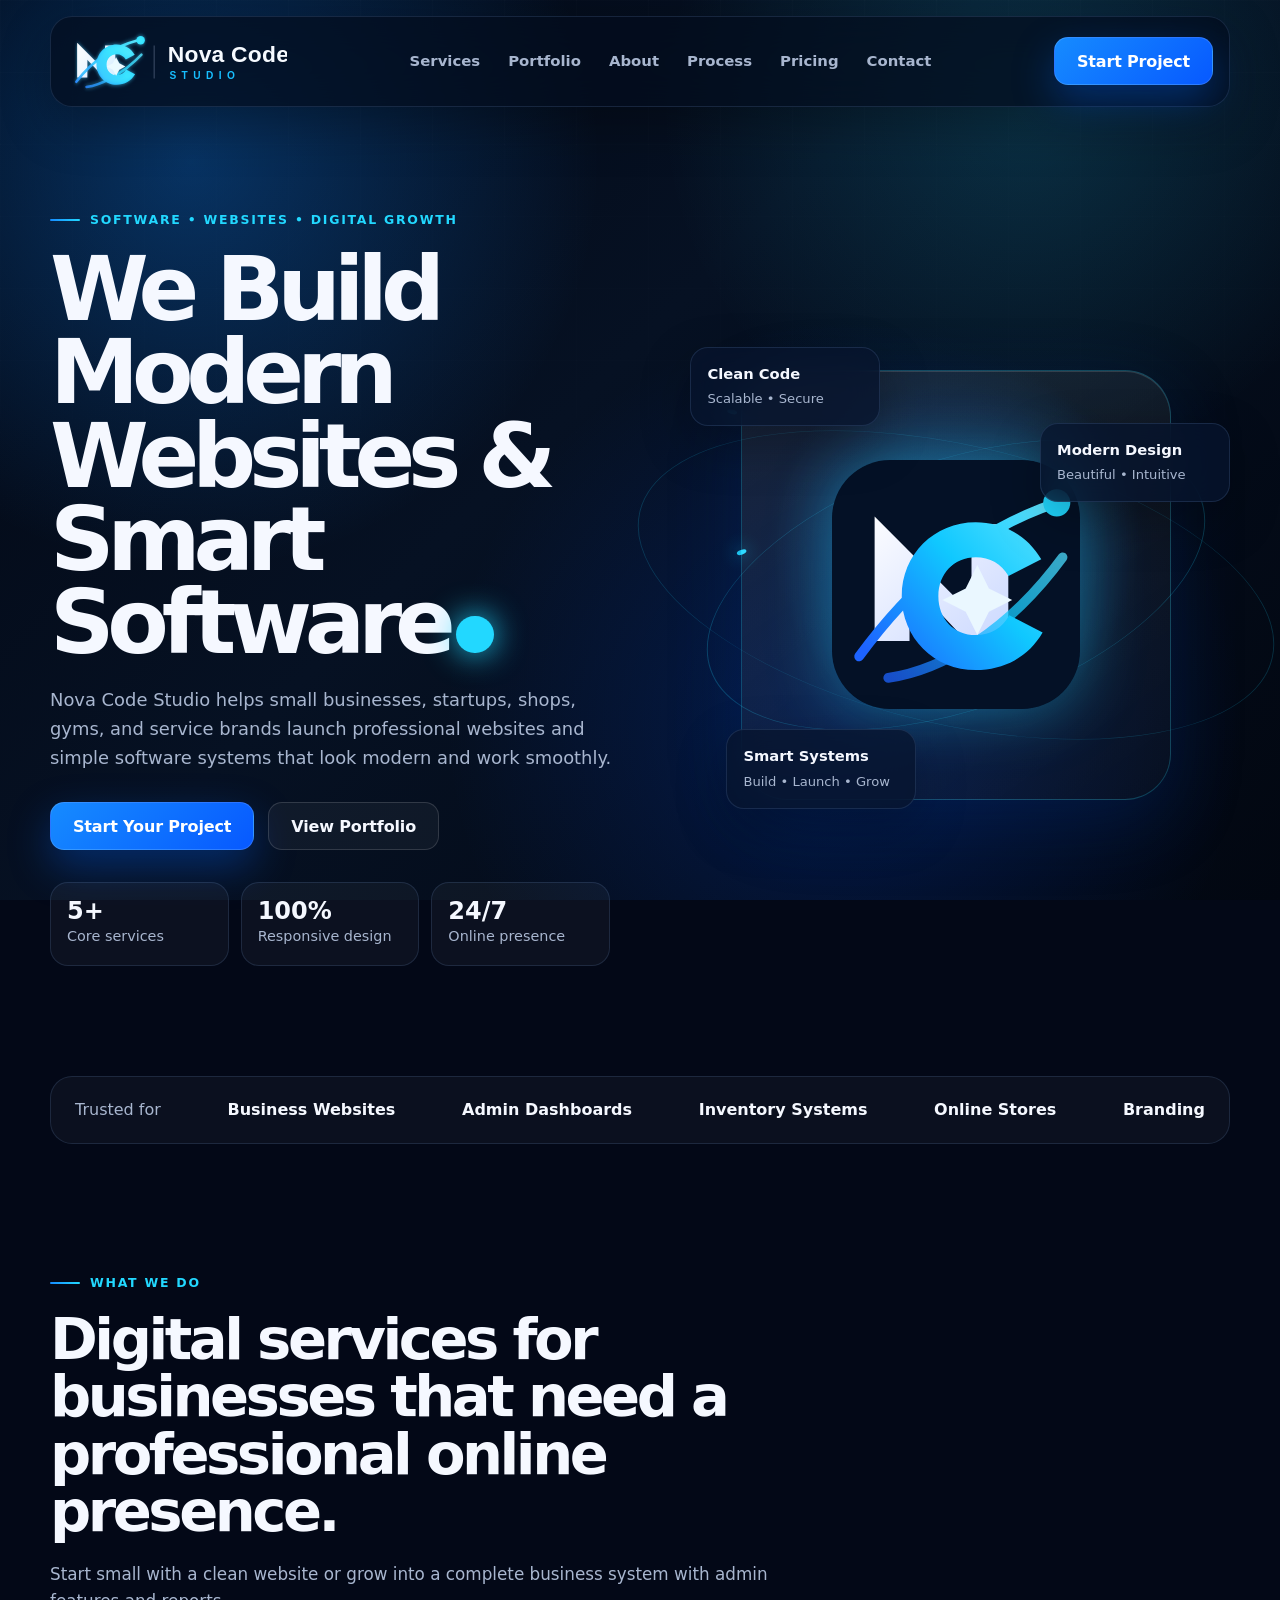
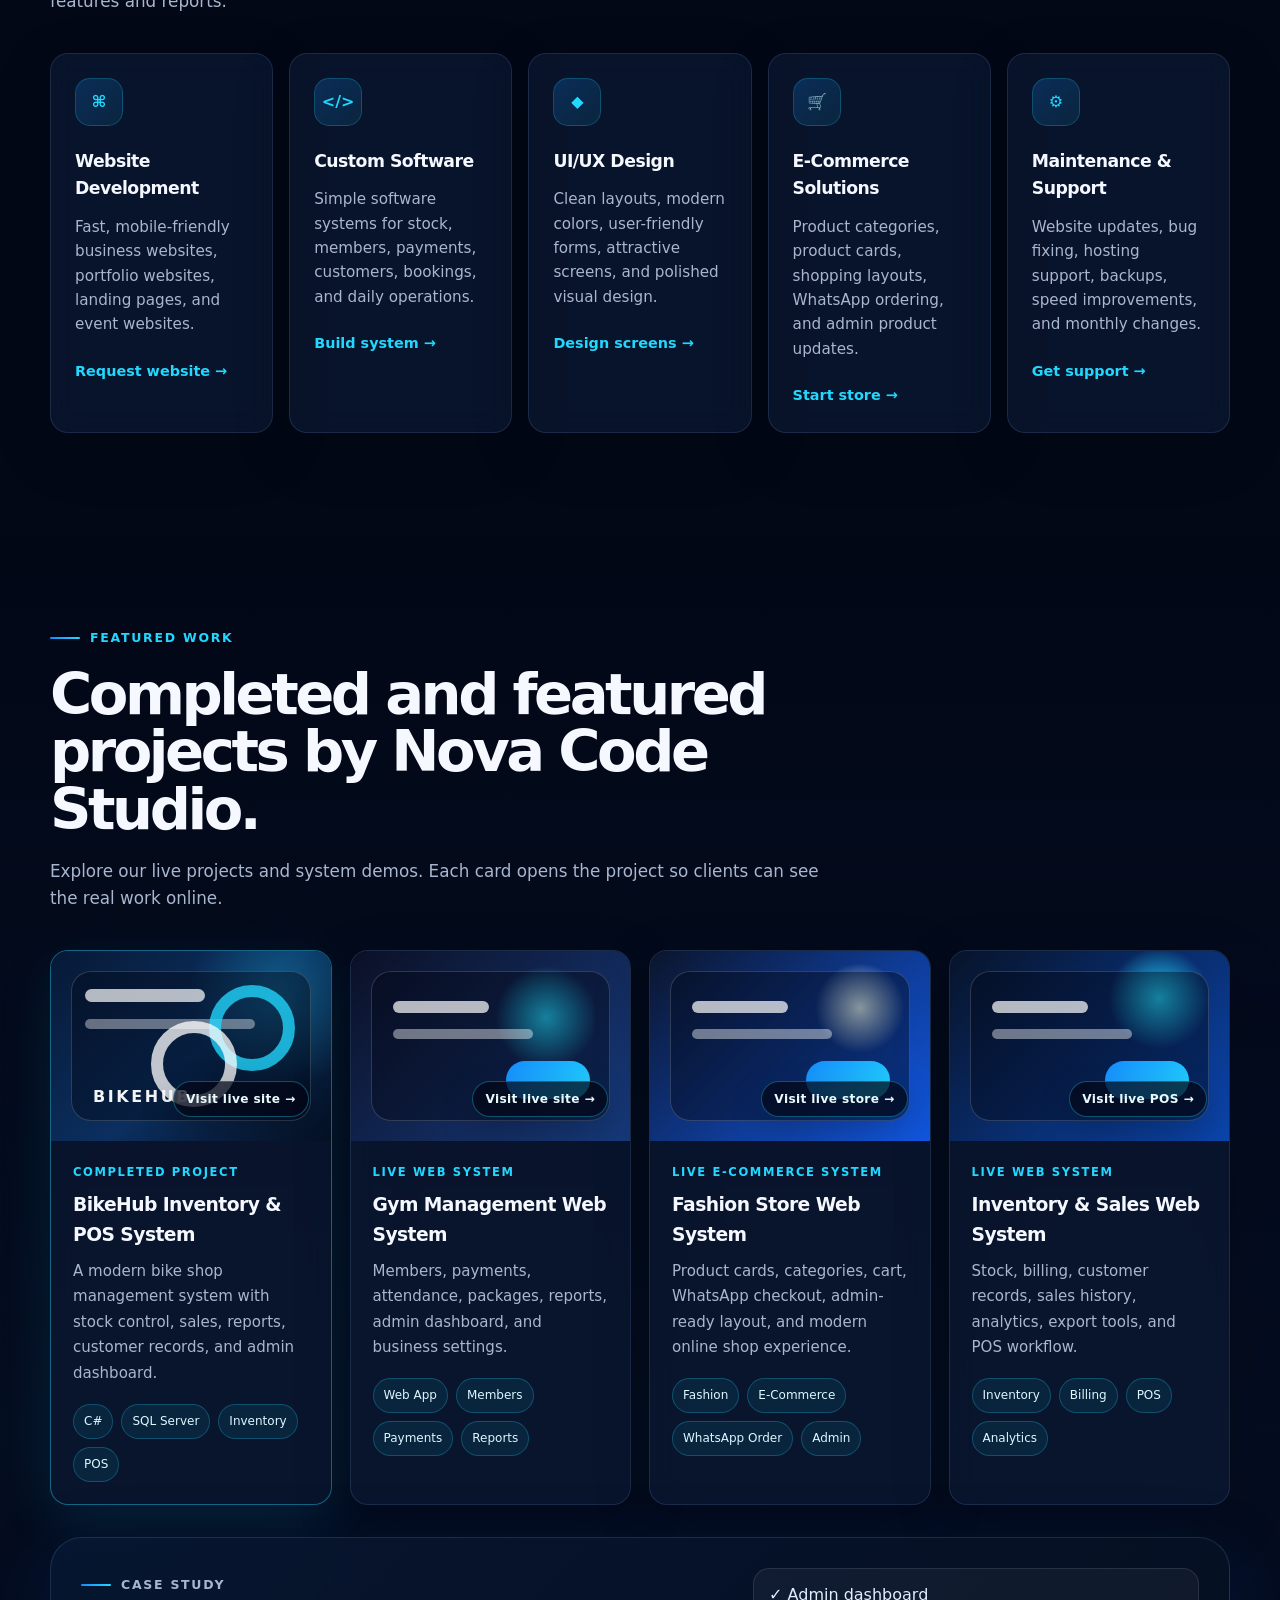
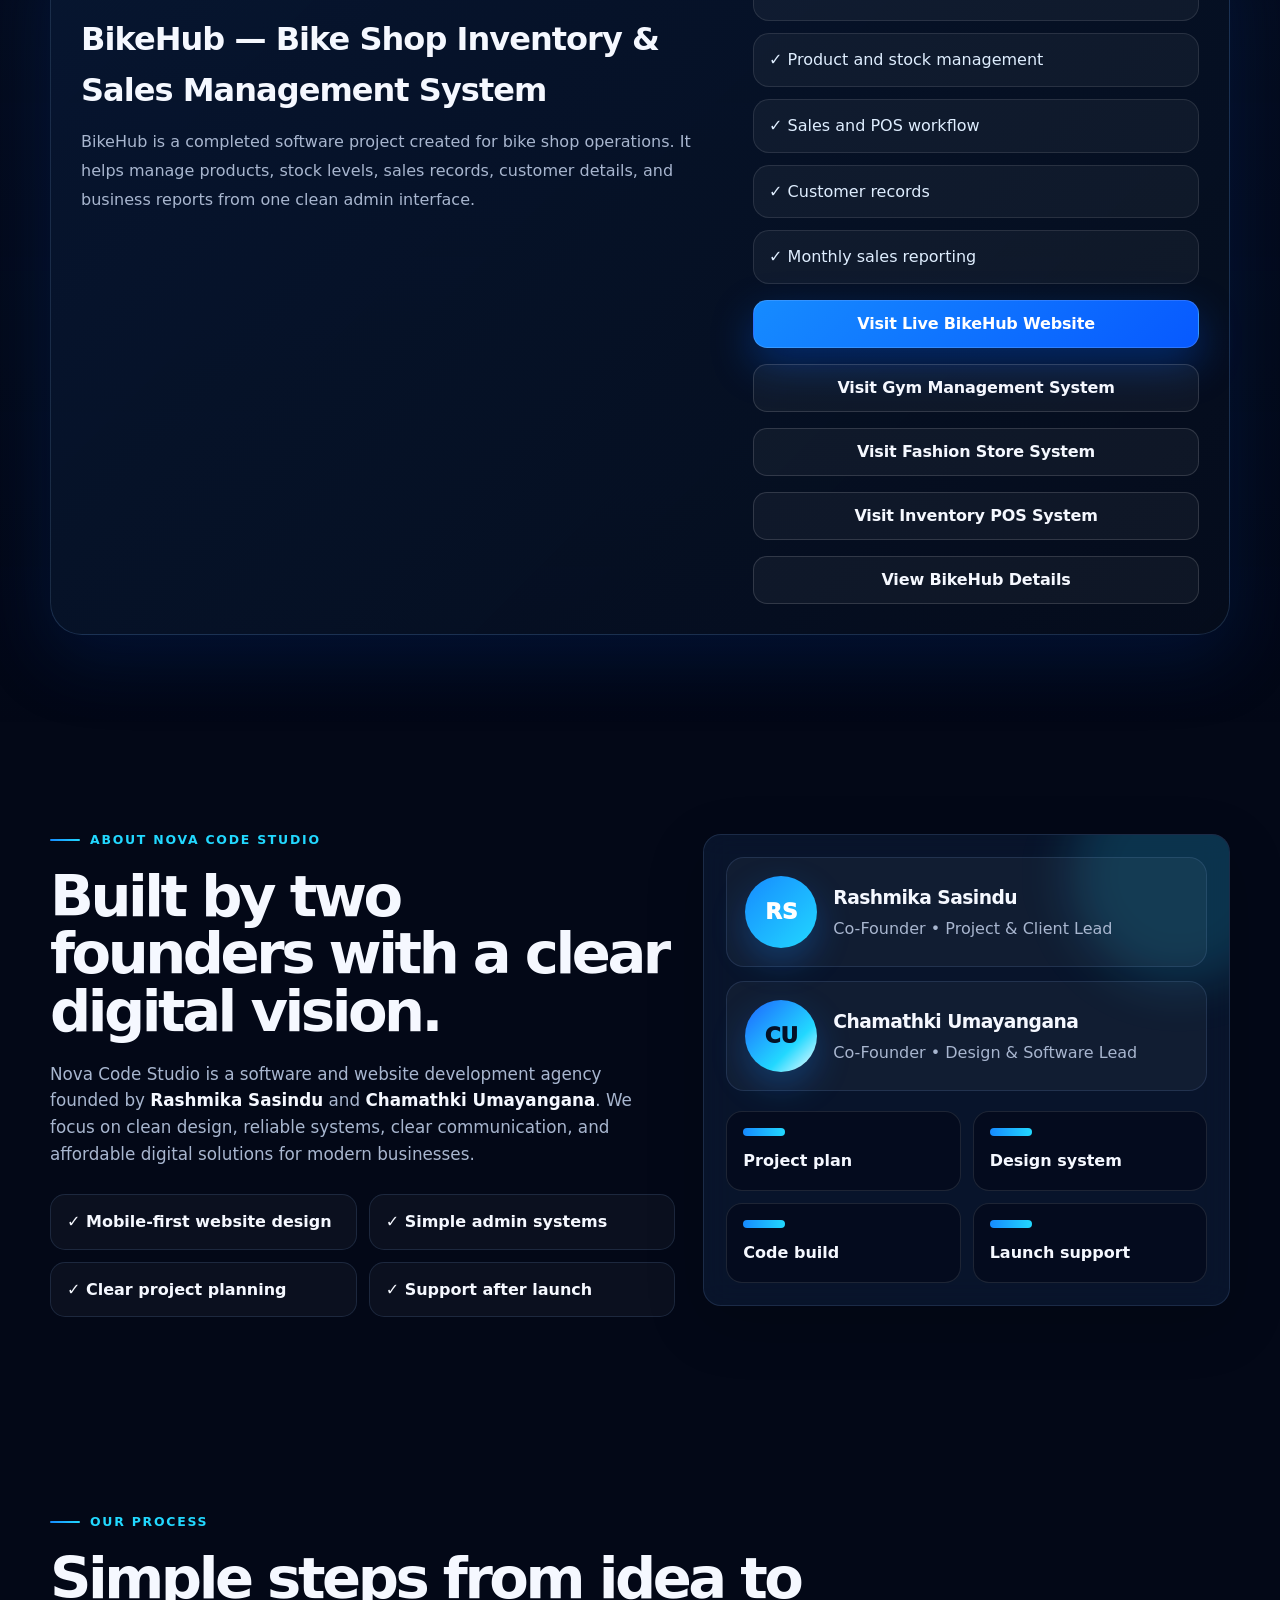
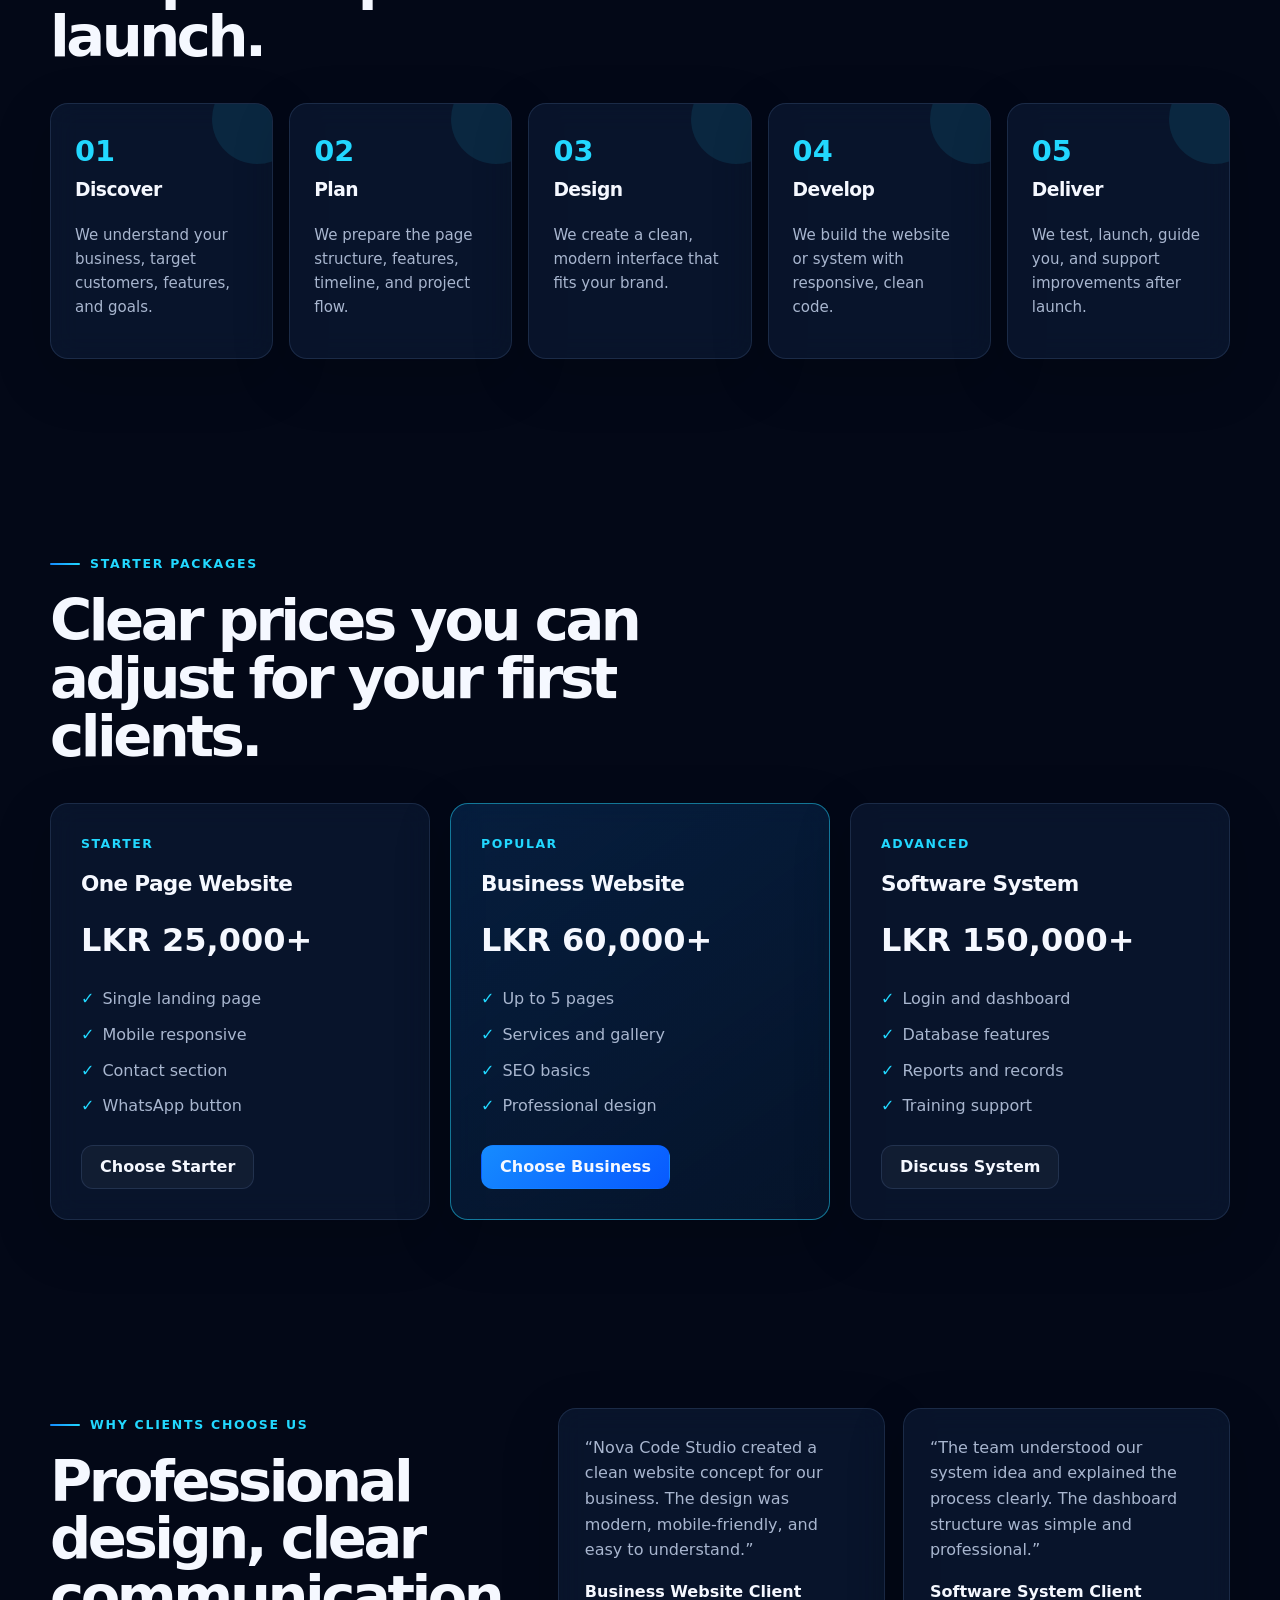
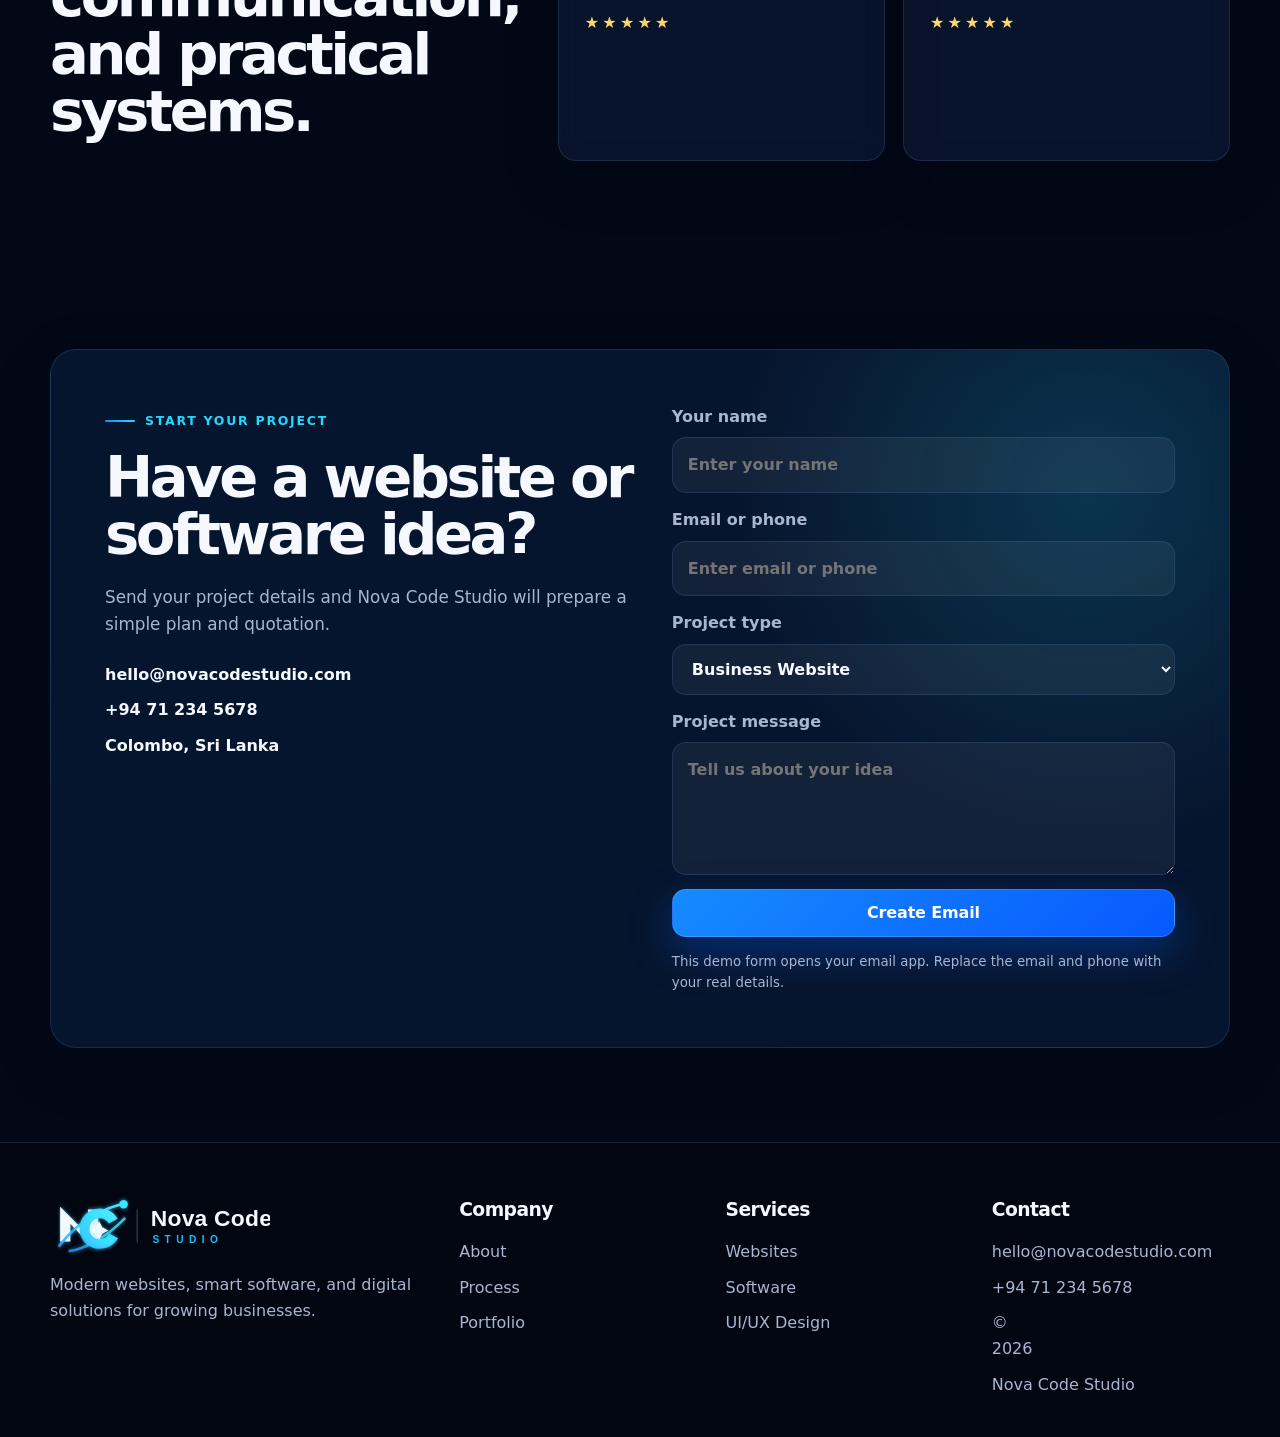
<file: index.html>
<!DOCTYPE html>
<html lang="en">
<head>
  <meta charset="UTF-8" />
  <meta name="viewport" content="width=device-width, initial-scale=1.0" />
  <title>Nova Code Studio | Websites & Smart Software</title>
  <meta name="description" content="Nova Code Studio builds modern websites, custom software, UI/UX designs, e-commerce solutions, and digital systems for growing businesses." />
  <meta name="theme-color" content="#06152c" />
  <link rel="icon" href="favicon.svg" type="image/svg+xml" />
  <link rel="stylesheet" href="styles.css" />
</head>
<body>
  <div class="site-bg" aria-hidden="true"></div>

  <header class="header" id="home">
    <nav class="nav container" aria-label="Main navigation">
      <a class="brand" href="#home" aria-label="Nova Code Studio home">
        <img src="assets/nova-code-logo.svg" alt="Nova Code Studio logo" />
      </a>

      <button class="nav-toggle" type="button" aria-label="Open menu" aria-expanded="false">
        <span></span><span></span><span></span>
      </button>

      <div class="nav-menu" id="navMenu">
        <a href="#services">Services</a>
        <a href="#portfolio">Portfolio</a>
        <a href="#about">About</a>
        <a href="#process">Process</a>
        <a href="#pricing">Pricing</a>
        <a href="#contact">Contact</a>
      </div>

      <a class="nav-button" href="#contact">Start Project</a>
    </nav>

    <section class="hero container">
      <div class="hero-content reveal">
        <p class="eyebrow"><span></span> Software • Websites • Digital Growth</p>
        <h1>We Build Modern Websites & Smart Software</h1>
        <p class="hero-lead">
          Nova Code Studio helps small businesses, startups, shops, gyms, and service brands launch professional websites and simple software systems that look modern and work smoothly.
        </p>

        <div class="hero-actions">
          <a class="btn primary" href="#contact">Start Your Project</a>
          <a class="btn secondary" href="#portfolio">View Portfolio</a>
        </div>

        <div class="hero-stats" aria-label="Company highlights">
          <div><strong>5+</strong><span>Core services</span></div>
          <div><strong>100%</strong><span>Responsive design</span></div>
          <div><strong>24/7</strong><span>Online presence</span></div>
        </div>
      </div>

      <div class="hero-visual reveal" aria-label="Nova Code Studio visual brand graphic">
        <div class="orbit orbit-one"></div>
        <div class="orbit orbit-two"></div>
        <div class="hero-logo-card">
          <img src="assets/nova-code-icon.svg" alt="Nova Code Studio NC icon" />
        </div>
        <div class="floating-note note-one">
          <strong>Clean Code</strong>
          <span>Scalable • Secure</span>
        </div>
        <div class="floating-note note-two">
          <strong>Modern Design</strong>
          <span>Beautiful • Intuitive</span>
        </div>
        <div class="floating-note note-three">
          <strong>Smart Systems</strong>
          <span>Build • Launch • Grow</span>
        </div>
      </div>
    </section>
  </header>

  <main>
    <section class="section trusted-section">
      <div class="container trusted-row reveal">
        <span>Trusted for</span>
        <strong>Business Websites</strong>
        <strong>Admin Dashboards</strong>
        <strong>Inventory Systems</strong>
        <strong>Online Stores</strong>
        <strong>Branding</strong>
      </div>
    </section>

    <section class="section" id="services">
      <div class="container">
        <div class="section-heading reveal">
          <p class="eyebrow"><span></span> What we do</p>
          <h2>Digital services for businesses that need a professional online presence.</h2>
          <p>Start small with a clean website or grow into a complete business system with admin features and reports.</p>
        </div>

        <div class="service-grid">
          <article class="service-card reveal">
            <div class="service-icon">⌘</div>
            <h3>Website Development</h3>
            <p>Fast, mobile-friendly business websites, portfolio websites, landing pages, and event websites.</p>
            <a href="#contact">Request website →</a>
          </article>
          <article class="service-card reveal">
            <div class="service-icon">&lt;/&gt;</div>
            <h3>Custom Software</h3>
            <p>Simple software systems for stock, members, payments, customers, bookings, and daily operations.</p>
            <a href="#contact">Build system →</a>
          </article>
          <article class="service-card reveal">
            <div class="service-icon">◆</div>
            <h3>UI/UX Design</h3>
            <p>Clean layouts, modern colors, user-friendly forms, attractive screens, and polished visual design.</p>
            <a href="#contact">Design screens →</a>
          </article>
          <article class="service-card reveal">
            <div class="service-icon">🛒</div>
            <h3>E-Commerce Solutions</h3>
            <p>Product categories, product cards, shopping layouts, WhatsApp ordering, and admin product updates.</p>
            <a href="#contact">Start store →</a>
          </article>
          <article class="service-card reveal">
            <div class="service-icon">⚙</div>
            <h3>Maintenance & Support</h3>
            <p>Website updates, bug fixing, hosting support, backups, speed improvements, and monthly changes.</p>
            <a href="#contact">Get support →</a>
          </article>
        </div>
      </div>
    </section>

    <section class="section split-section" id="portfolio">
      <div class="container">
        <div class="section-heading reveal">
          <p class="eyebrow"><span></span> Featured work</p>
          <h2>Completed and featured projects by Nova Code Studio.</h2>
          <p>Explore our live projects and system demos. Each card opens the project so clients can see the real work online.</p>
        </div>

        <div class="portfolio-grid">
          <a class="project-card featured-project project-link reveal" href="http://bikehubmotors.lk/" target="_blank" rel="noopener noreferrer" aria-label="Visit the live BikeHub Motors website">
            <div class="project-preview bikehub">
              <span></span><span></span><span></span><span></span>
              <strong class="project-explore-badge">Visit live site →</strong>
            </div>
            <div class="project-body">
              <p>Completed Project</p>
              <h3>BikeHub Inventory & POS System</h3>
              <span>A modern bike shop management system with stock control, sales, reports, customer records, and admin dashboard.</span>
              <div class="project-tags">
                <small>C#</small>
                <small>SQL Server</small>
                <small>Inventory</small>
                <small>POS</small>
              </div>
            </div>
          </a>

          <a class="project-card project-link reveal" href="https://rashmikasasindu220-dev.github.io/Gym-Management-Web-System./" target="_blank" rel="noopener noreferrer" aria-label="Visit the live Gym Management Web System">
            <div class="project-preview gym">
              <span></span><span></span><span></span>
              <strong class="project-explore-badge">Visit live site →</strong>
            </div>
            <div class="project-body">
              <p>Live Web System</p>
              <h3>Gym Management Web System</h3>
              <span>Members, payments, attendance, packages, reports, admin dashboard, and business settings.</span>
              <div class="project-tags">
                <small>Web App</small>
                <small>Members</small>
                <small>Payments</small>
                <small>Reports</small>
              </div>
            </div>
          </a>

          <a class="project-card project-link reveal" href="https://rashmikasasindu220-dev.github.io/fashion-store-web-system/" target="_blank" rel="noopener noreferrer" aria-label="Visit the live Fashion Store Web System">
            <div class="project-preview shop">
              <span></span><span></span><span></span>
              <strong class="project-explore-badge">Visit live store →</strong>
            </div>
            <div class="project-body">
              <p>Live E-Commerce System</p>
              <h3>Fashion Store Web System</h3>
              <span>Product cards, categories, cart, WhatsApp checkout, admin-ready layout, and modern online shop experience.</span>
              <div class="project-tags">
                <small>Fashion</small>
                <small>E-Commerce</small>
                <small>WhatsApp Order</small>
                <small>Admin</small>
              </div>
            </div>
          </a>

          <a class="project-card project-link reveal" href="https://rashmikasasindu220-dev.github.io/Inventory-Sales-Web-System./#pos" target="_blank" rel="noopener noreferrer" aria-label="Visit the live Inventory and Sales Web System POS page">
            <div class="project-preview pos">
              <span></span><span></span><span></span>
              <strong class="project-explore-badge">Visit live POS →</strong>
            </div>
            <div class="project-body">
              <p>Live Web System</p>
              <h3>Inventory & Sales Web System</h3>
              <span>Stock, billing, customer records, sales history, analytics, export tools, and POS workflow.</span>
              <div class="project-tags">
                <small>Inventory</small>
                <small>Billing</small>
                <small>POS</small>
                <small>Analytics</small>
              </div>
            </div>
          </a>
        </div>

        <div class="case-study-card reveal">
          <div>
            <p class="eyebrow"><span></span> Case study</p>
            <h3>BikeHub — Bike Shop Inventory & Sales Management System</h3>
            <p>
              BikeHub is a completed software project created for bike shop operations. It helps manage products, stock levels, sales records, customer details, and business reports from one clean admin interface.
            </p>
          </div>
          <div class="case-study-list">
            <span>✓ Admin dashboard</span>
            <span>✓ Product and stock management</span>
            <span>✓ Sales and POS workflow</span>
            <span>✓ Customer records</span>
            <span>✓ Monthly sales reporting</span>
            <a class="btn primary case-study-button" href="http://bikehubmotors.lk/" target="_blank" rel="noopener noreferrer">Visit Live BikeHub Website</a>
            <a class="btn secondary case-study-button" href="https://rashmikasasindu220-dev.github.io/Gym-Management-Web-System./" target="_blank" rel="noopener noreferrer">Visit Gym Management System</a>
            <a class="btn secondary case-study-button" href="https://rashmikasasindu220-dev.github.io/fashion-store-web-system/" target="_blank" rel="noopener noreferrer">Visit Fashion Store System</a>
            <a class="btn secondary case-study-button" href="https://rashmikasasindu220-dev.github.io/Inventory-Sales-Web-System./#pos" target="_blank" rel="noopener noreferrer">Visit Inventory POS System</a>
            <a class="btn secondary case-study-button" href="bikehub.html">View BikeHub Details</a>
          </div>
        </div>
      </div>
    </section>

    <section class="section about-section" id="about">
      <div class="container about-grid">
        <div class="about-copy reveal">
          <p class="eyebrow"><span></span> About Nova Code Studio</p>
          <h2>Built by two founders with a clear digital vision.</h2>
          <p>
            Nova Code Studio is a software and website development agency founded by <strong>Rashmika Sasindu</strong> and <strong>Chamathki Umayangana</strong>. We focus on clean design, reliable systems, clear communication, and affordable digital solutions for modern businesses.
          </p>
          <div class="about-points">
            <span>✓ Mobile-first website design</span>
            <span>✓ Simple admin systems</span>
            <span>✓ Clear project planning</span>
            <span>✓ Support after launch</span>
          </div>
        </div>

        <div class="founder-panel reveal">
          <article class="founder-card">
            <div class="avatar male">RS</div>
            <div>
              <h3>Rashmika Sasindu</h3>
              <p>Co-Founder • Project & Client Lead</p>
            </div>
          </article>
          <article class="founder-card">
            <div class="avatar female">CU</div>
            <div>
              <h3>Chamathki Umayangana</h3>
              <p>Co-Founder • Design & Software Lead</p>
            </div>
          </article>
          <div class="mini-dashboard">
            <div><span></span><strong>Project plan</strong></div>
            <div><span></span><strong>Design system</strong></div>
            <div><span></span><strong>Code build</strong></div>
            <div><span></span><strong>Launch support</strong></div>
          </div>
        </div>
      </div>
    </section>

    <section class="section process-section" id="process">
      <div class="container">
        <div class="section-heading reveal">
          <p class="eyebrow"><span></span> Our process</p>
          <h2>Simple steps from idea to launch.</h2>
        </div>

        <div class="process-grid">
          <article class="step-card reveal"><strong>01</strong><h3>Discover</h3><p>We understand your business, target customers, features, and goals.</p></article>
          <article class="step-card reveal"><strong>02</strong><h3>Plan</h3><p>We prepare the page structure, features, timeline, and project flow.</p></article>
          <article class="step-card reveal"><strong>03</strong><h3>Design</h3><p>We create a clean, modern interface that fits your brand.</p></article>
          <article class="step-card reveal"><strong>04</strong><h3>Develop</h3><p>We build the website or system with responsive, clean code.</p></article>
          <article class="step-card reveal"><strong>05</strong><h3>Deliver</h3><p>We test, launch, guide you, and support improvements after launch.</p></article>
        </div>
      </div>
    </section>

    <section class="section pricing-section" id="pricing">
      <div class="container">
        <div class="section-heading reveal">
          <p class="eyebrow"><span></span> Starter packages</p>
          <h2>Clear prices you can adjust for your first clients.</h2>
        </div>

        <div class="pricing-grid">
          <article class="price-card reveal">
            <p>Starter</p>
            <h3>One Page Website</h3>
            <strong>LKR 25,000+</strong>
            <ul>
              <li>Single landing page</li>
              <li>Mobile responsive</li>
              <li>Contact section</li>
              <li>WhatsApp button</li>
            </ul>
            <a href="#contact">Choose Starter</a>
          </article>
          <article class="price-card featured reveal">
            <p>Popular</p>
            <h3>Business Website</h3>
            <strong>LKR 60,000+</strong>
            <ul>
              <li>Up to 5 pages</li>
              <li>Services and gallery</li>
              <li>SEO basics</li>
              <li>Professional design</li>
            </ul>
            <a href="#contact">Choose Business</a>
          </article>
          <article class="price-card reveal">
            <p>Advanced</p>
            <h3>Software System</h3>
            <strong>LKR 150,000+</strong>
            <ul>
              <li>Login and dashboard</li>
              <li>Database features</li>
              <li>Reports and records</li>
              <li>Training support</li>
            </ul>
            <a href="#contact">Discuss System</a>
          </article>
        </div>
      </div>
    </section>

    <section class="section testimonials-section">
      <div class="container testimonial-grid">
        <div class="testimonial-copy reveal">
          <p class="eyebrow"><span></span> Why clients choose us</p>
          <h2>Professional design, clear communication, and practical systems.</h2>
        </div>
        <article class="testimonial-card reveal">
          <p>“Nova Code Studio created a clean website concept for our business. The design was modern, mobile-friendly, and easy to understand.”</p>
          <strong>Business Website Client</strong>
          <span>★★★★★</span>
        </article>
        <article class="testimonial-card reveal">
          <p>“The team understood our system idea and explained the process clearly. The dashboard structure was simple and professional.”</p>
          <strong>Software System Client</strong>
          <span>★★★★★</span>
        </article>
      </div>
    </section>

    <section class="section contact-section" id="contact">
      <div class="container contact-card reveal">
        <div>
          <p class="eyebrow"><span></span> Start your project</p>
          <h2>Have a website or software idea?</h2>
          <p>Send your project details and Nova Code Studio will prepare a simple plan and quotation.</p>
          <div class="contact-links">
            <a href="mailto:hello@novacodestudio.com">hello@novacodestudio.com</a>
            <a href="tel:+94712345678">+94 71 234 5678</a>
            <span>Colombo, Sri Lanka</span>
          </div>
        </div>

        <form class="contact-form" id="contactForm">
          <label>
            Your name
            <input type="text" name="name" placeholder="Enter your name" required />
          </label>
          <label>
            Email or phone
            <input type="text" name="contact" placeholder="Enter email or phone" required />
          </label>
          <label>
            Project type
            <select name="type">
              <option>Business Website</option>
              <option>E-Commerce Website</option>
              <option>Custom Software</option>
              <option>UI/UX Design</option>
              <option>Support & Maintenance</option>
            </select>
          </label>
          <label>
            Project message
            <textarea name="message" rows="4" placeholder="Tell us about your idea"></textarea>
          </label>
          <button class="btn primary" type="submit">Create Email</button>
          <small>This demo form opens your email app. Replace the email and phone with your real details.</small>
        </form>
      </div>
    </section>
  </main>

  <footer class="footer">
    <div class="container footer-grid">
      <div>
        <img src="assets/nova-code-logo.svg" alt="Nova Code Studio logo" />
        <p>Modern websites, smart software, and digital solutions for growing businesses.</p>
      </div>
      <div>
        <h3>Company</h3>
        <a href="#about">About</a>
        <a href="#process">Process</a>
        <a href="#portfolio">Portfolio</a>
      </div>
      <div>
        <h3>Services</h3>
        <a href="#services">Websites</a>
        <a href="#services">Software</a>
        <a href="#services">UI/UX Design</a>
      </div>
      <div>
        <h3>Contact</h3>
        <a href="mailto:hello@novacodestudio.com">hello@novacodestudio.com</a>
        <a href="tel:+94712345678">+94 71 234 5678</a>
        <span>© <span id="year"></span> Nova Code Studio</span>
      </div>
    </div>
  </footer>

  <script src="script.js"></script>
</body>
</html>
</file>
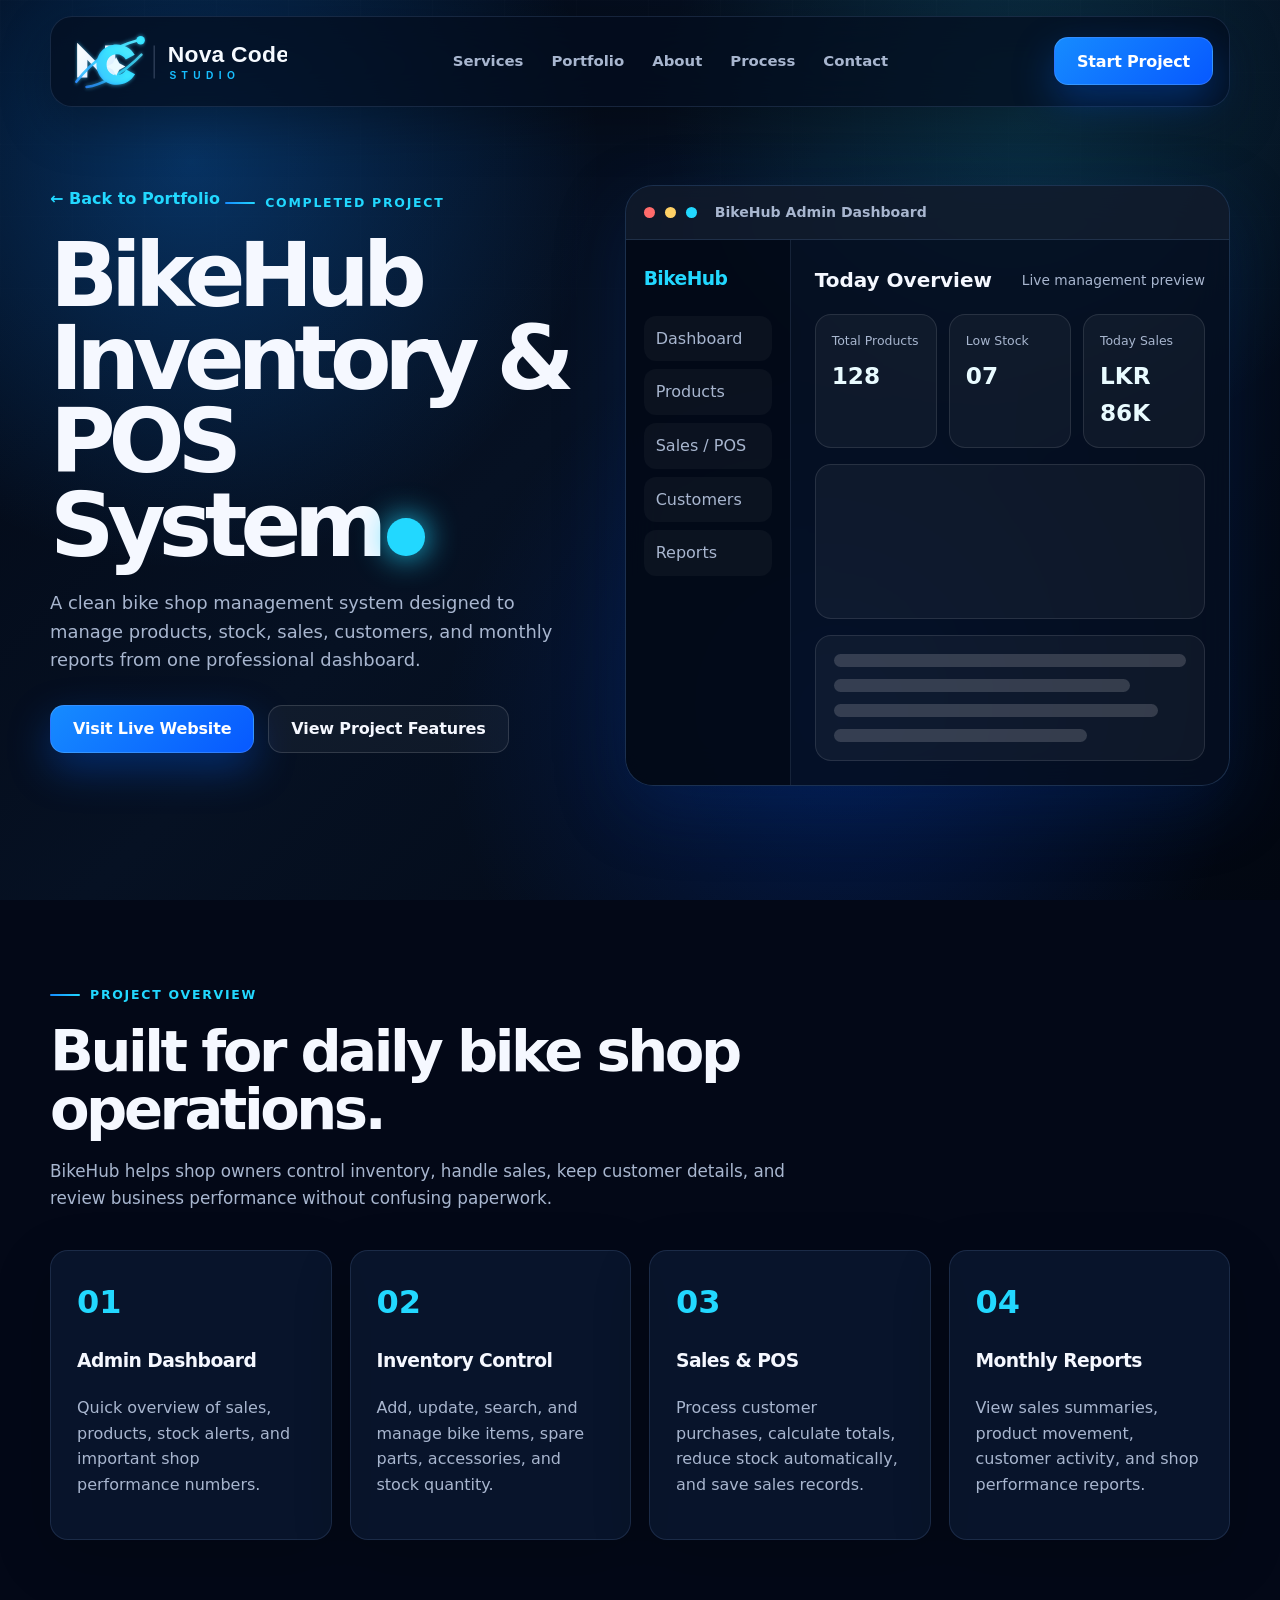
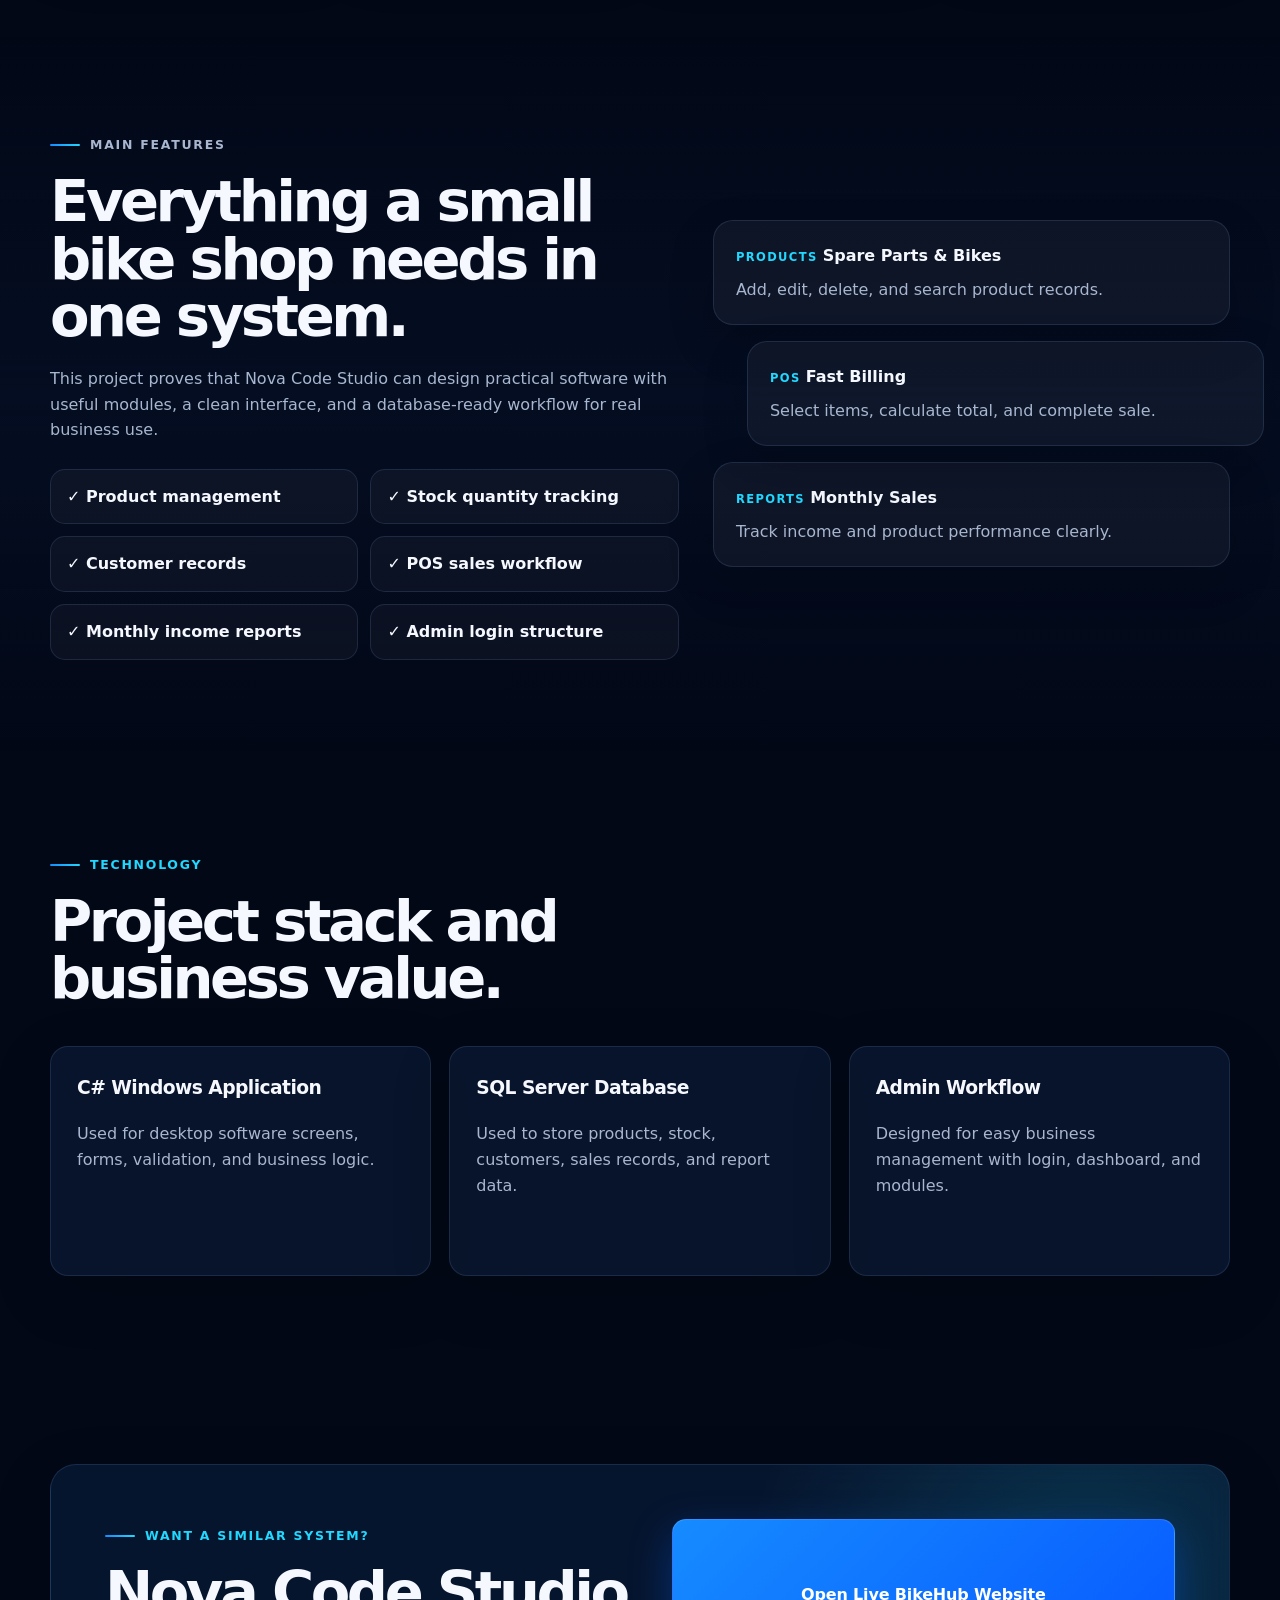
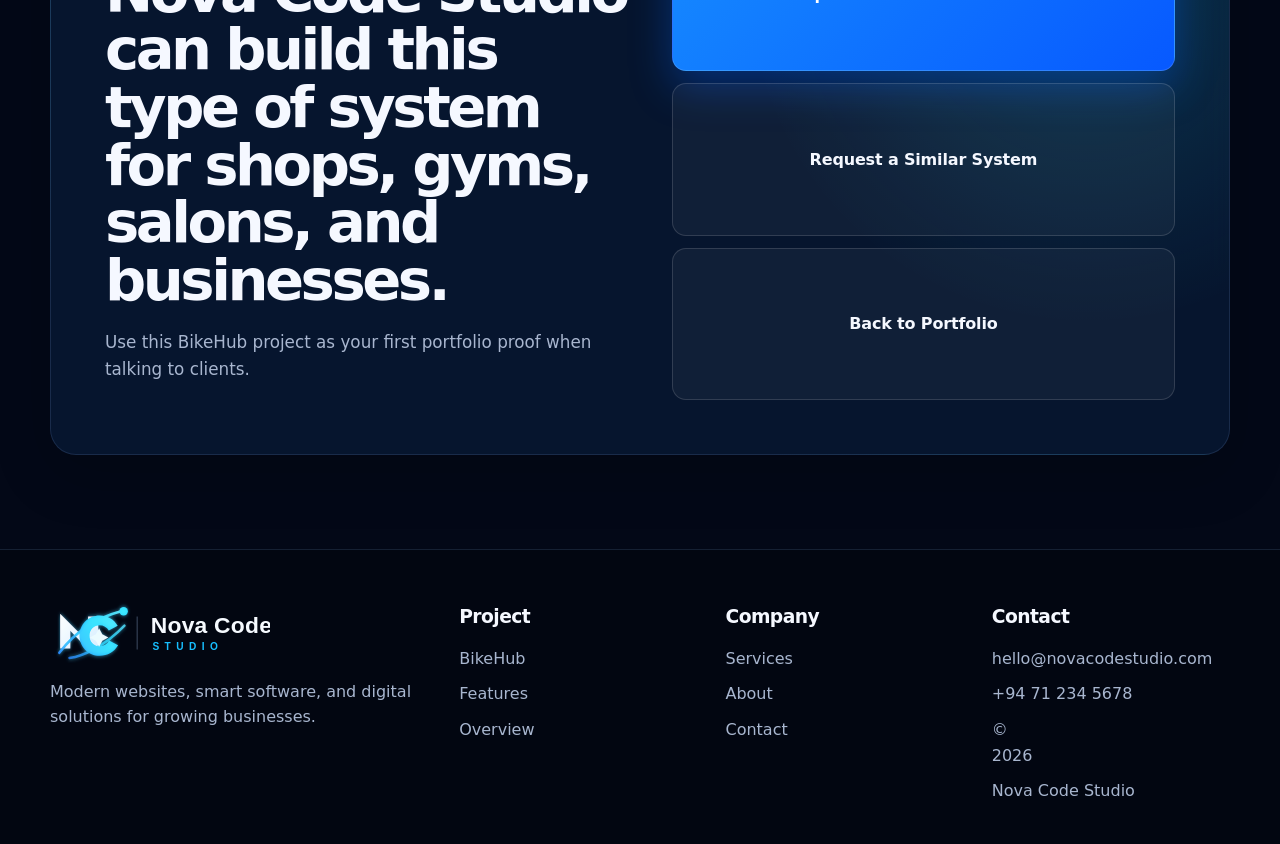
<file: bikehub.html>
<!DOCTYPE html>
<html lang="en">
<head>
  <meta charset="UTF-8" />
  <meta name="viewport" content="width=device-width, initial-scale=1.0" />
  <title>BikeHub Project | Nova Code Studio</title>
  <meta name="description" content="Explore the BikeHub Inventory and POS System project by Nova Code Studio." />
  <meta name="theme-color" content="#06152c" />
  <link rel="icon" href="favicon.svg" type="image/svg+xml" />
  <link rel="stylesheet" href="styles.css" />
</head>
<body>
  <div class="site-bg" aria-hidden="true"></div>

  <header class="project-page-header" id="top">
    <nav class="nav container" aria-label="Project navigation">
      <a class="brand" href="index.html" aria-label="Nova Code Studio home">
        <img src="assets/nova-code-logo.svg" alt="Nova Code Studio logo" />
      </a>

      <button class="nav-toggle" type="button" aria-label="Open menu" aria-expanded="false">
        <span></span><span></span><span></span>
      </button>

      <div class="nav-menu" id="navMenu">
        <a href="index.html#services">Services</a>
        <a href="index.html#portfolio">Portfolio</a>
        <a href="index.html#about">About</a>
        <a href="index.html#process">Process</a>
        <a href="index.html#contact">Contact</a>
      </div>

      <a class="nav-button" href="index.html#contact">Start Project</a>
    </nav>

    <section class="project-hero container">
      <div class="project-hero-copy reveal">
        <a class="back-link" href="index.html#portfolio">← Back to Portfolio</a>
        <p class="eyebrow"><span></span> Completed project</p>
        <h1>BikeHub Inventory & POS System</h1>
        <p class="hero-lead">
          A clean bike shop management system designed to manage products, stock, sales, customers, and monthly reports from one professional dashboard.
        </p>
        <div class="hero-actions">
          <a class="btn primary" href="http://bikehubmotors.lk/" target="_blank" rel="noopener noreferrer">Visit Live Website</a>
          <a class="btn secondary" href="#features">View Project Features</a>
        </div>
      </div>

      <div class="bikehub-system-frame reveal" aria-label="BikeHub dashboard preview">
        <div class="window-bar"><span></span><span></span><span></span><strong>BikeHub Admin Dashboard</strong></div>
        <div class="dashboard-preview">
          <aside>
            <h3>BikeHub</h3>
            <p>Dashboard</p>
            <p>Products</p>
            <p>Sales / POS</p>
            <p>Customers</p>
            <p>Reports</p>
          </aside>
          <main>
            <div class="dash-title"><strong>Today Overview</strong><span>Live management preview</span></div>
            <div class="metric-grid">
              <div><span>Total Products</span><strong>128</strong></div>
              <div><span>Low Stock</span><strong>07</strong></div>
              <div><span>Today Sales</span><strong>LKR 86K</strong></div>
            </div>
            <div class="chart-card"><span></span><span></span><span></span><span></span><span></span></div>
            <div class="table-card">
              <span></span><span></span><span></span><span></span>
            </div>
          </main>
        </div>
      </div>
    </section>
  </header>

  <main>
    <section class="section" id="demo">
      <div class="container">
        <div class="section-heading reveal">
          <p class="eyebrow"><span></span> Project overview</p>
          <h2>Built for daily bike shop operations.</h2>
          <p>BikeHub helps shop owners control inventory, handle sales, keep customer details, and review business performance without confusing paperwork.</p>
        </div>

        <div class="project-detail-grid">
          <article class="detail-card reveal">
            <strong>01</strong>
            <h3>Admin Dashboard</h3>
            <p>Quick overview of sales, products, stock alerts, and important shop performance numbers.</p>
          </article>
          <article class="detail-card reveal">
            <strong>02</strong>
            <h3>Inventory Control</h3>
            <p>Add, update, search, and manage bike items, spare parts, accessories, and stock quantity.</p>
          </article>
          <article class="detail-card reveal">
            <strong>03</strong>
            <h3>Sales & POS</h3>
            <p>Process customer purchases, calculate totals, reduce stock automatically, and save sales records.</p>
          </article>
          <article class="detail-card reveal">
            <strong>04</strong>
            <h3>Monthly Reports</h3>
            <p>View sales summaries, product movement, customer activity, and shop performance reports.</p>
          </article>
        </div>
      </div>
    </section>

    <section class="section bikehub-showcase" id="features">
      <div class="container showcase-grid">
        <div class="showcase-copy reveal">
          <p class="eyebrow"><span></span> Main features</p>
          <h2>Everything a small bike shop needs in one system.</h2>
          <p>
            This project proves that Nova Code Studio can design practical software with useful modules, a clean interface, and a database-ready workflow for real business use.
          </p>
          <div class="about-points">
            <span>✓ Product management</span>
            <span>✓ Stock quantity tracking</span>
            <span>✓ Customer records</span>
            <span>✓ POS sales workflow</span>
            <span>✓ Monthly income reports</span>
            <span>✓ Admin login structure</span>
          </div>
        </div>

        <div class="screen-stack reveal">
          <article>
            <span>Products</span>
            <strong>Spare Parts & Bikes</strong>
            <p>Add, edit, delete, and search product records.</p>
          </article>
          <article>
            <span>POS</span>
            <strong>Fast Billing</strong>
            <p>Select items, calculate total, and complete sale.</p>
          </article>
          <article>
            <span>Reports</span>
            <strong>Monthly Sales</strong>
            <p>Track income and product performance clearly.</p>
          </article>
        </div>
      </div>
    </section>

    <section class="section">
      <div class="container">
        <div class="section-heading reveal">
          <p class="eyebrow"><span></span> Technology</p>
          <h2>Project stack and business value.</h2>
        </div>
        <div class="tech-grid">
          <article class="tech-card reveal"><h3>C# Windows Application</h3><p>Used for desktop software screens, forms, validation, and business logic.</p></article>
          <article class="tech-card reveal"><h3>SQL Server Database</h3><p>Used to store products, stock, customers, sales records, and report data.</p></article>
          <article class="tech-card reveal"><h3>Admin Workflow</h3><p>Designed for easy business management with login, dashboard, and modules.</p></article>
        </div>
      </div>
    </section>

    <section class="section contact-section">
      <div class="container contact-card reveal">
        <div>
          <p class="eyebrow"><span></span> Want a similar system?</p>
          <h2>Nova Code Studio can build this type of system for shops, gyms, salons, and businesses.</h2>
          <p>Use this BikeHub project as your first portfolio proof when talking to clients.</p>
        </div>
        <div class="case-study-list">
          <a class="btn primary" href="http://bikehubmotors.lk/" target="_blank" rel="noopener noreferrer">Open Live BikeHub Website</a>
          <a class="btn secondary" href="index.html#contact">Request a Similar System</a>
          <a class="btn secondary" href="index.html#portfolio">Back to Portfolio</a>
        </div>
      </div>
    </section>
  </main>

  <footer class="footer">
    <div class="container footer-grid">
      <div>
        <img src="assets/nova-code-logo.svg" alt="Nova Code Studio logo" />
        <p>Modern websites, smart software, and digital solutions for growing businesses.</p>
      </div>
      <div>
        <h3>Project</h3>
        <a href="#top">BikeHub</a>
        <a href="#features">Features</a>
        <a href="#demo">Overview</a>
      </div>
      <div>
        <h3>Company</h3>
        <a href="index.html#services">Services</a>
        <a href="index.html#about">About</a>
        <a href="index.html#contact">Contact</a>
      </div>
      <div>
        <h3>Contact</h3>
        <a href="mailto:hello@novacodestudio.com">hello@novacodestudio.com</a>
        <a href="tel:+94712345678">+94 71 234 5678</a>
        <span>© <span id="year"></span> Nova Code Studio</span>
      </div>
    </div>
  </footer>

  <script src="script.js"></script>
</body>
</html>
</file>
<file: styles.css>
:root {
  --bg: #030817;
  --bg-soft: #06152c;
  --card: rgba(11, 25, 50, 0.74);
  --card-strong: rgba(12, 33, 68, 0.92);
  --text: #f5f8ff;
  --muted: #a8b6cf;
  --line: rgba(113, 151, 206, 0.18);
  --blue: #168bff;
  --cyan: #22d8ff;
  --blue-dark: #0759ff;
  --shadow: 0 22px 70px rgba(0, 48, 125, 0.28);
  --radius: 26px;
  --radius-sm: 18px;
  --max: 1180px;
}

* { box-sizing: border-box; }
html { scroll-behavior: smooth; }
body {
  margin: 0;
  font-family: Inter, ui-sans-serif, system-ui, -apple-system, BlinkMacSystemFont, "Segoe UI", Arial, sans-serif;
  background: var(--bg);
  color: var(--text);
  line-height: 1.6;
  overflow-x: hidden;
}

body::selection { background: var(--cyan); color: #001224; }

a { color: inherit; text-decoration: none; }
img { max-width: 100%; display: block; }
button, input, textarea, select { font: inherit; }

.site-bg {
  position: fixed;
  inset: 0;
  pointer-events: none;
  z-index: -1;
  background:
    radial-gradient(circle at 15% 18%, rgba(15, 135, 255, .32), transparent 31%),
    radial-gradient(circle at 80% 12%, rgba(34, 216, 255, .16), transparent 28%),
    radial-gradient(circle at 66% 80%, rgba(0, 80, 255, .22), transparent 36%),
    linear-gradient(135deg, #020713 0%, #061123 45%, #020711 100%);
}

.container {
  width: min(var(--max), calc(100% - 40px));
  margin-inline: auto;
}

.header {
  min-height: 100vh;
  position: relative;
  overflow: hidden;
}
.header::before {
  content: "";
  position: absolute;
  inset: 0;
  background:
    linear-gradient(rgba(255,255,255,.035) 1px, transparent 1px),
    linear-gradient(90deg, rgba(255,255,255,.035) 1px, transparent 1px);
  background-size: 72px 72px;
  mask-image: linear-gradient(to bottom, black, transparent 80%);
  opacity: .42;
}

.nav {
  position: sticky;
  top: 16px;
  z-index: 30;
  display: flex;
  align-items: center;
  justify-content: space-between;
  gap: 22px;
  margin-top: 16px;
  padding: 14px 16px;
  border: 1px solid var(--line);
  border-radius: 22px;
  background: rgba(4, 13, 30, .72);
  backdrop-filter: blur(18px);
  box-shadow: 0 18px 50px rgba(0,0,0,.28);
}
.brand { display: inline-flex; align-items: center; width: 220px; flex: 0 0 auto; }
.brand img { width: 220px; height: auto; }

.nav-menu {
  display: flex;
  align-items: center;
  gap: 28px;
  color: var(--muted);
  font-weight: 700;
  font-size: .93rem;
}
.nav-menu a { transition: .25s ease; }
.nav-menu a:hover { color: var(--cyan); }
.nav-button,
.btn {
  display: inline-flex;
  align-items: center;
  justify-content: center;
  gap: 10px;
  min-height: 48px;
  padding: 0 22px;
  border-radius: 14px;
  border: 1px solid rgba(255,255,255,.14);
  font-weight: 800;
  letter-spacing: -.01em;
  transition: transform .25s ease, box-shadow .25s ease, border-color .25s ease;
  cursor: pointer;
}
.nav-button,
.btn.primary {
  background: linear-gradient(135deg, var(--blue), var(--blue-dark));
  color: white;
  box-shadow: 0 16px 40px rgba(0, 100, 255, .34);
}
.btn.secondary {
  background: rgba(255,255,255,.045);
  color: var(--text);
}
.nav-button:hover,
.btn:hover { transform: translateY(-3px); border-color: rgba(34,216,255,.55); }
.btn.primary:hover { box-shadow: 0 20px 55px rgba(34, 216, 255, .28); }

.nav-toggle {
  display: none;
  width: 46px;
  height: 42px;
  border-radius: 12px;
  border: 1px solid var(--line);
  background: rgba(255,255,255,.055);
  cursor: pointer;
}
.nav-toggle span {
  display: block;
  width: 20px;
  height: 2px;
  margin: 5px auto;
  background: white;
  border-radius: 10px;
}

.hero {
  position: relative;
  z-index: 2;
  display: grid;
  grid-template-columns: minmax(0, 1fr) minmax(380px, .95fr);
  align-items: center;
  gap: 56px;
  padding: 96px 0 82px;
}
.eyebrow {
  display: inline-flex;
  align-items: center;
  gap: 10px;
  margin: 0 0 18px;
  text-transform: uppercase;
  letter-spacing: .14em;
  color: var(--cyan);
  font-weight: 900;
  font-size: .78rem;
}
.eyebrow span {
  width: 30px;
  height: 2px;
  border-radius: 10px;
  background: linear-gradient(90deg, var(--blue), var(--cyan));
}

h1, h2, h3, p { margin-top: 0; }
h1 {
  max-width: 800px;
  margin-bottom: 22px;
  font-size: clamp(3rem, 7vw, 6.7rem);
  line-height: .93;
  letter-spacing: -.08em;
}
h1::after {
  content: "";
  display: inline-block;
  width: .42em;
  height: .42em;
  margin-left: .08em;
  border-radius: 50%;
  background: var(--cyan);
  box-shadow: 0 0 32px var(--cyan);
}
h2 {
  font-size: clamp(2rem, 4.5vw, 4.2rem);
  line-height: 1;
  letter-spacing: -.06em;
  margin-bottom: 20px;
}
h3 { letter-spacing: -.03em; }
.hero-lead {
  max-width: 680px;
  color: var(--muted);
  font-size: 1.12rem;
  margin-bottom: 30px;
}
.hero-actions { display: flex; flex-wrap: wrap; gap: 14px; margin-bottom: 32px; }
.hero-stats {
  display: grid;
  grid-template-columns: repeat(3, minmax(0, 1fr));
  gap: 12px;
  max-width: 560px;
}
.hero-stats div {
  padding: 16px;
  border: 1px solid var(--line);
  border-radius: 18px;
  background: rgba(255,255,255,.04);
}
.hero-stats strong { display: block; font-size: 1.5rem; color: var(--text); line-height: 1; }
.hero-stats span { color: var(--muted); font-size: .9rem; }

.hero-visual {
  position: relative;
  min-height: 560px;
  display: grid;
  place-items: center;
}
.hero-logo-card {
  position: relative;
  width: min(430px, 72vw);
  aspect-ratio: 1;
  display: grid;
  place-items: center;
  border: 1px solid rgba(34,216,255,.24);
  border-radius: 46px;
  background:
    linear-gradient(145deg, rgba(255,255,255,.08), rgba(255,255,255,.018)),
    radial-gradient(circle at 50% 40%, rgba(22,139,255,.30), transparent 55%);
  box-shadow: var(--shadow), inset 0 1px 0 rgba(255,255,255,.13);
}
.hero-logo-card img { width: 58%; filter: drop-shadow(0 0 32px rgba(34,216,255,.42)); }
.orbit {
  position: absolute;
  width: 520px;
  aspect-ratio: 1;
  border: 1px solid rgba(34,216,255,.24);
  border-radius: 50%;
  transform: rotate(-19deg) scaleY(.48);
}
.orbit::after {
  content: "";
  position: absolute;
  top: 44px;
  left: 62px;
  width: 10px;
  height: 10px;
  border-radius: 50%;
  background: var(--cyan);
  box-shadow: 0 0 24px var(--cyan);
}
.orbit-two { width: 650px; transform: rotate(13deg) scaleY(.43); opacity: .75; }
.floating-note {
  position: absolute;
  width: 190px;
  padding: 14px 16px;
  border: 1px solid var(--line);
  border-radius: 18px;
  background: rgba(7, 21, 45, .76);
  backdrop-filter: blur(16px);
  box-shadow: 0 18px 50px rgba(0,0,0,.25);
}
.floating-note strong { display: block; font-size: .92rem; }
.floating-note span { color: var(--muted); font-size: .82rem; }
.note-one { top: 42px; left: 8px; }
.note-two { right: 0; top: 118px; }
.note-three { bottom: 56px; left: 44px; }

.section { position: relative; padding: 94px 0; }
.trusted-section { padding: 28px 0; }
.trusted-row {
  display: flex;
  align-items: center;
  justify-content: space-between;
  gap: 18px;
  flex-wrap: wrap;
  padding: 20px 24px;
  border: 1px solid var(--line);
  border-radius: 22px;
  background: rgba(255,255,255,.035);
  color: var(--muted);
}
.trusted-row strong { color: var(--text); }

.section-heading {
  max-width: 780px;
  margin-bottom: 38px;
}
.section-heading p:not(.eyebrow) { color: var(--muted); font-size: 1.05rem; }

.service-grid {
  display: grid;
  grid-template-columns: repeat(5, minmax(0, 1fr));
  gap: 16px;
}
.service-card,
.project-card,
.step-card,
.price-card,
.testimonial-card,
.contact-card,
.founder-panel {
  border: 1px solid var(--line);
  background: var(--card);
  border-radius: var(--radius-sm);
  box-shadow: 0 18px 58px rgba(0,0,0,.18);
  backdrop-filter: blur(14px);
}
.service-card {
  min-height: 286px;
  padding: 24px;
  transition: transform .25s ease, border-color .25s ease, background .25s ease;
}
.service-card:hover { transform: translateY(-8px); border-color: rgba(34,216,255,.46); background: var(--card-strong); }
.service-icon {
  width: 48px;
  height: 48px;
  display: grid;
  place-items: center;
  border-radius: 15px;
  margin-bottom: 22px;
  background: linear-gradient(135deg, rgba(22,139,255,.22), rgba(34,216,255,.09));
  color: var(--cyan);
  border: 1px solid rgba(34,216,255,.22);
  font-weight: 900;
}
.service-card h3 { margin-bottom: 12px; font-size: 1.08rem; }
.service-card p { color: var(--muted); font-size: .95rem; }
.service-card a { display: inline-block; margin-top: 8px; color: var(--cyan); font-weight: 800; font-size: .9rem; }

.split-section { background: linear-gradient(180deg, transparent, rgba(9,29,62,.25), transparent); }
.portfolio-grid {
  display: grid;
  grid-template-columns: repeat(4, minmax(0, 1fr));
  gap: 18px;
}
.project-card { overflow: hidden; transition: transform .25s ease, border-color .25s ease; }
.project-card:hover { transform: translateY(-8px); border-color: rgba(34,216,255,.46); }
.project-preview {
  position: relative;
  min-height: 190px;
  overflow: hidden;
  background: linear-gradient(135deg, rgba(22,139,255,.4), rgba(34,216,255,.15));
}
.project-preview::before {
  content: "";
  position: absolute;
  inset: 20px;
  border-radius: 20px;
  border: 1px solid rgba(255,255,255,.16);
  background: rgba(3,8,23,.42);
}
.project-preview span { position: absolute; border-radius: 99px; background: rgba(255,255,255,.7); }
.project-preview span:nth-child(1) { left: 42px; top: 50px; width: 96px; height: 12px; }
.project-preview span:nth-child(2) { left: 42px; top: 78px; width: 140px; height: 10px; opacity: .6; }
.project-preview span:nth-child(3) { right: 40px; bottom: 42px; width: 84px; height: 38px; background: linear-gradient(135deg, var(--blue), var(--cyan)); }
.tourism { background: radial-gradient(circle at 25% 35%, #38e3ff, transparent 26%), linear-gradient(135deg, #072a67, #0b894d); }
.gym { background: radial-gradient(circle at 70% 35%, #22d8ff, transparent 22%), linear-gradient(135deg, #0b1026, #173b7e); }
.shop { background: radial-gradient(circle at 75% 30%, #e6fbff, transparent 18%), linear-gradient(135deg, #0b152d, #125ae8); }
.pos { background: radial-gradient(circle at 75% 25%, #22d8ff, transparent 20%), linear-gradient(135deg, #071329, #0b45ad); }
.project-body { padding: 22px; }
.project-body p { color: var(--cyan); text-transform: uppercase; letter-spacing: .14em; font-size: .72rem; font-weight: 900; margin-bottom: 8px; }
.project-body h3 { margin-bottom: 8px; }
.project-body span { color: var(--muted); font-size: .94rem; }

.about-grid {
  display: grid;
  grid-template-columns: minmax(0, .95fr) minmax(360px, .8fr);
  gap: 28px;
  align-items: center;
}
.about-copy p:not(.eyebrow) { color: var(--muted); font-size: 1.05rem; }
.about-copy strong { color: var(--text); }
.about-points { display: grid; grid-template-columns: repeat(2, minmax(0,1fr)); gap: 12px; margin-top: 26px; }
.about-points span {
  padding: 14px 16px;
  border-radius: 15px;
  border: 1px solid var(--line);
  background: rgba(255,255,255,.035);
  color: var(--text);
  font-weight: 700;
}
.founder-panel { padding: 22px; position: relative; overflow: hidden; }
.founder-panel::before {
  content: "";
  position: absolute;
  width: 220px;
  height: 220px;
  right: -60px;
  top: -70px;
  border-radius: 50%;
  background: rgba(34,216,255,.16);
  filter: blur(24px);
}
.founder-card {
  position: relative;
  display: flex;
  align-items: center;
  gap: 16px;
  padding: 18px;
  border-radius: 18px;
  border: 1px solid var(--line);
  background: rgba(255,255,255,.04);
  margin-bottom: 14px;
}
.avatar {
  flex: 0 0 auto;
  width: 72px;
  height: 72px;
  display: grid;
  place-items: center;
  border-radius: 50%;
  font-weight: 950;
  font-size: 1.35rem;
  color: white;
  background: linear-gradient(135deg, var(--blue), var(--cyan));
  box-shadow: 0 14px 34px rgba(22,139,255,.28);
}
.avatar.female { background: linear-gradient(135deg, #1d63ff, #22d8ff 65%, #ffffff); color: #041126; }
.founder-card h3 { margin-bottom: 3px; }
.founder-card p { color: var(--muted); margin: 0; }
.mini-dashboard {
  position: relative;
  display: grid;
  grid-template-columns: repeat(2, minmax(0,1fr));
  gap: 12px;
  margin-top: 20px;
}
.mini-dashboard div {
  padding: 16px;
  border-radius: 16px;
  background: rgba(3,8,23,.56);
  border: 1px solid rgba(255,255,255,.1);
}
.mini-dashboard span {
  display: block;
  width: 42px;
  height: 8px;
  border-radius: 99px;
  margin-bottom: 12px;
  background: linear-gradient(90deg, var(--blue), var(--cyan));
}

.process-grid {
  display: grid;
  grid-template-columns: repeat(5, minmax(0,1fr));
  gap: 16px;
}
.step-card { padding: 24px; min-height: 210px; position: relative; overflow: hidden; }
.step-card::after {
  content: "";
  position: absolute;
  width: 90px;
  height: 90px;
  right: -30px;
  top: -30px;
  border-radius: 50%;
  background: rgba(34,216,255,.1);
}
.step-card strong { color: var(--cyan); font-size: 1.8rem; }
.step-card p { color: var(--muted); font-size: .94rem; }

.pricing-grid {
  display: grid;
  grid-template-columns: repeat(3, minmax(0, 1fr));
  gap: 20px;
}
.price-card { padding: 30px; }
.price-card.featured {
  border-color: rgba(34,216,255,.5);
  background: linear-gradient(145deg, rgba(22,139,255,.17), rgba(6,21,44,.92));
  transform: translateY(-12px);
}
.price-card p { color: var(--cyan); font-weight: 900; text-transform: uppercase; letter-spacing: .12em; font-size: .78rem; }
.price-card h3 { font-size: 1.35rem; margin-bottom: 14px; }
.price-card strong { display: block; font-size: 2rem; margin-bottom: 20px; }
.price-card ul { padding: 0; margin: 0 0 26px; list-style: none; color: var(--muted); }
.price-card li { margin-bottom: 10px; }
.price-card li::before { content: "✓"; color: var(--cyan); font-weight: 900; margin-right: 8px; }
.price-card a {
  display: inline-flex;
  min-height: 44px;
  align-items: center;
  padding: 0 18px;
  border-radius: 12px;
  border: 1px solid var(--line);
  color: var(--text);
  font-weight: 800;
  background: rgba(255,255,255,.04);
}
.price-card.featured a { background: linear-gradient(135deg, var(--blue), var(--blue-dark)); border-color: transparent; }

.testimonial-grid {
  display: grid;
  grid-template-columns: .95fr repeat(2, minmax(0, .75fr));
  gap: 18px;
  align-items: stretch;
}
.testimonial-copy { padding-right: 20px; }
.testimonial-card { padding: 26px; }
.testimonial-card p { color: var(--muted); }
.testimonial-card strong { display: block; margin-bottom: 6px; }
.testimonial-card span { color: #ffd66b; letter-spacing: .2em; }

.contact-card {
  display: grid;
  grid-template-columns: .9fr .85fr;
  gap: 34px;
  padding: clamp(26px, 5vw, 54px);
  background:
    radial-gradient(circle at 88% 20%, rgba(34,216,255,.16), transparent 30%),
    rgba(8, 24, 51, .86);
  border-radius: var(--radius);
}
.contact-card p:not(.eyebrow) { color: var(--muted); font-size: 1.05rem; }
.contact-links { display: grid; gap: 10px; margin-top: 24px; color: var(--text); font-weight: 800; }
.contact-links a:hover { color: var(--cyan); }
.contact-form { display: grid; gap: 14px; }
.contact-form label { display: grid; gap: 8px; color: var(--muted); font-weight: 700; }
.contact-form input,
.contact-form textarea,
.contact-form select {
  width: 100%;
  color: var(--text);
  background: rgba(255,255,255,.055);
  border: 1px solid var(--line);
  border-radius: 14px;
  outline: none;
  padding: 14px 15px;
  transition: border-color .25s ease, box-shadow .25s ease;
}
.contact-form input:focus,
.contact-form textarea:focus,
.contact-form select:focus { border-color: rgba(34,216,255,.68); box-shadow: 0 0 0 4px rgba(34,216,255,.08); }
.contact-form textarea { resize: vertical; }
.contact-form small { color: var(--muted); }

.footer {
  padding: 52px 0 30px;
  border-top: 1px solid var(--line);
  background: rgba(0,0,0,.24);
}
.footer-grid {
  display: grid;
  grid-template-columns: 1.6fr repeat(3, 1fr);
  gap: 28px;
}
.footer img { width: 220px; margin-bottom: 16px; }
.footer p, .footer a, .footer span { color: var(--muted); }
.footer h3 { margin-bottom: 14px; }
.footer a, .footer span { display: block; margin-bottom: 10px; }
.footer a:hover { color: var(--cyan); }

.reveal {
  opacity: 0;
  transform: translateY(22px);
  transition: opacity .7s ease, transform .7s ease;
}
.reveal.visible { opacity: 1; transform: translateY(0); }


.project-card.featured-project {
  border-color: rgba(34, 216, 255, .42);
  box-shadow: 0 18px 55px rgba(34, 216, 255, .10);
}

.project-preview.bikehub {
  background:
    radial-gradient(circle at 82% 24%, rgba(34,216,255,.28), transparent 34%),
    linear-gradient(135deg, #071936, #0b2f5f 52%, #061125);
}

.project-preview.bikehub::after {
  content: "BIKEHUB";
  position: absolute;
  left: 42px;
  bottom: 32px;
  color: rgba(255,255,255,.95);
  font-weight: 900;
  letter-spacing: .16em;
  font-size: 1rem;
}

.project-preview.bikehub span:nth-child(1) { left: 34px; top: 38px; width: 120px; height: 13px; }
.project-preview.bikehub span:nth-child(2) { left: 34px; top: 68px; width: 170px; height: 10px; opacity: .55; }
.project-preview.bikehub span:nth-child(3) { right: 36px; top: 34px; width: 86px; height: 86px; border: 12px solid rgba(34,216,255,.78); background: transparent; }
.project-preview.bikehub span:nth-child(4) { right: 94px; bottom: 34px; width: 86px; height: 86px; border: 12px solid rgba(255,255,255,.75); background: transparent; }

.project-tags {
  display: flex;
  flex-wrap: wrap;
  gap: 8px;
  margin-top: 18px;
}

.project-tags small {
  color: #dff7ff;
  border: 1px solid rgba(34,216,255,.25);
  background: rgba(34,216,255,.08);
  border-radius: 999px;
  padding: 7px 10px;
  font-size: .75rem;
}

.case-study-card {
  margin-top: 32px;
  display: grid;
  grid-template-columns: 1.3fr .9fr;
  gap: 28px;
  align-items: start;
  padding: 30px;
  border: 1px solid rgba(120, 180, 255, .18);
  border-radius: var(--radius-lg);
  background: linear-gradient(135deg, rgba(8,24,52,.82), rgba(5,13,28,.92));
  box-shadow: var(--shadow);
}

.case-study-card h3 {
  font-size: clamp(1.4rem, 3vw, 2rem);
  margin-bottom: 12px;
}

.case-study-card p {
  color: var(--muted);
  line-height: 1.8;
}

.case-study-list {
  display: grid;
  gap: 12px;
}

.case-study-list span {
  color: #dfeeff;
  border: 1px solid rgba(255,255,255,.10);
  background: rgba(255,255,255,.045);
  border-radius: 16px;
  padding: 13px 15px;
}

@media (max-width: 1080px) {
  .service-grid { grid-template-columns: repeat(2, minmax(0, 1fr)); }
  .portfolio-grid { grid-template-columns: repeat(2, minmax(0, 1fr)); }
  .process-grid { grid-template-columns: repeat(2, minmax(0, 1fr)); }
  .hero { grid-template-columns: 1fr; padding-top: 72px; }
  .hero-visual { min-height: 480px; }
  .testimonial-grid { grid-template-columns: 1fr; }
}

@media (max-width: 840px) {
  .container { width: min(100% - 28px, var(--max)); }
  .nav { top: 10px; }
  .brand { width: 185px; }
  .brand img { width: 185px; }
  .nav-toggle { display: block; }
  .nav-button { display: none; }
  .nav-menu {
    position: absolute;
    left: 14px;
    right: 14px;
    top: calc(100% + 12px);
    display: none;
    flex-direction: column;
    align-items: stretch;
    gap: 0;
    padding: 12px;
    border: 1px solid var(--line);
    border-radius: 18px;
    background: rgba(4, 13, 30, .96);
  }
  .nav-menu.open { display: flex; }
  .nav-menu a { padding: 14px; border-radius: 12px; }
  .nav-menu a:hover { background: rgba(255,255,255,.055); }
  h1 { font-size: clamp(2.75rem, 15vw, 5rem); }
  .hero-stats { grid-template-columns: 1fr; }
  .hero-visual { min-height: 390px; }
  .hero-logo-card { width: min(330px, 80vw); border-radius: 34px; }
  .orbit { width: 410px; }
  .orbit-two { width: 500px; }
  .floating-note { width: 165px; }
  .note-one { left: 0; top: 20px; }
  .note-two { top: 95px; right: -5px; }
  .note-three { bottom: 24px; left: 10px; }
  .about-grid, .contact-card { grid-template-columns: 1fr; }
  .pricing-grid { grid-template-columns: 1fr; }
  .price-card.featured { transform: none; }
  .footer-grid { grid-template-columns: 1fr 1fr; }
}

@media (max-width: 600px) {
  .section { padding: 70px 0; }
  .service-grid, .portfolio-grid, .process-grid { grid-template-columns: 1fr; }
  .about-points, .mini-dashboard { grid-template-columns: 1fr; }
  .hero-actions { flex-direction: column; }
  .btn { width: 100%; }
  .trusted-row { justify-content: flex-start; }
  .contact-card { padding: 22px; }
  .founder-card { align-items: flex-start; }
  .footer-grid { grid-template-columns: 1fr; }
}


@media (max-width: 760px) {
  .case-study-card { grid-template-columns: 1fr; padding: 22px; }
}

/* BikeHub portfolio link and project page */
:root { --radius-lg: 32px; }
.project-link {
  display: block;
  color: inherit;
}
.project-explore-badge {
  position: absolute;
  right: 22px;
  bottom: 24px;
  z-index: 2;
  display: inline-flex;
  align-items: center;
  min-height: 36px;
  padding: 0 12px;
  border-radius: 999px;
  background: rgba(3,8,23,.74);
  border: 1px solid rgba(34,216,255,.35);
  color: #e9fbff;
  font-size: .76rem;
  letter-spacing: .03em;
  box-shadow: 0 14px 34px rgba(0,0,0,.22);
}
.case-study-button { width: 100%; margin-top: 4px; }
.project-page-header {
  min-height: auto;
  position: relative;
  overflow: hidden;
  padding-bottom: 42px;
}
.project-page-header::before {
  content: "";
  position: absolute;
  inset: 0;
  background:
    linear-gradient(rgba(255,255,255,.035) 1px, transparent 1px),
    linear-gradient(90deg, rgba(255,255,255,.035) 1px, transparent 1px);
  background-size: 72px 72px;
  mask-image: linear-gradient(to bottom, black, transparent 86%);
  opacity: .35;
}
.project-hero {
  position: relative;
  z-index: 2;
  display: grid;
  grid-template-columns: minmax(0, .88fr) minmax(420px, 1fr);
  gap: 42px;
  align-items: center;
  padding: 78px 0 56px;
}
.project-hero-copy h1 { font-size: clamp(2.7rem, 7vw, 5.8rem); }
.back-link {
  display: inline-flex;
  margin-bottom: 22px;
  color: var(--cyan);
  font-weight: 900;
}
.bikehub-system-frame {
  border: 1px solid rgba(120,180,255,.2);
  border-radius: 28px;
  overflow: hidden;
  background: rgba(5, 15, 34, .82);
  box-shadow: var(--shadow);
  backdrop-filter: blur(18px);
}
.window-bar {
  min-height: 54px;
  display: flex;
  align-items: center;
  gap: 10px;
  padding: 0 18px;
  border-bottom: 1px solid var(--line);
  background: rgba(255,255,255,.04);
}
.window-bar span {
  width: 11px;
  height: 11px;
  border-radius: 50%;
  background: rgba(255,255,255,.36);
}
.window-bar span:nth-child(1) { background: #ff6b6b; }
.window-bar span:nth-child(2) { background: #ffd166; }
.window-bar span:nth-child(3) { background: #22d8ff; }
.window-bar strong { margin-left: 8px; color: var(--muted); font-size: .88rem; }
.dashboard-preview {
  min-height: 430px;
  display: grid;
  grid-template-columns: 165px 1fr;
}
.dashboard-preview aside {
  padding: 24px 18px;
  background: rgba(2, 8, 20, .75);
  border-right: 1px solid var(--line);
}
.dashboard-preview aside h3 { color: var(--cyan); margin-bottom: 22px; }
.dashboard-preview aside p {
  padding: 10px 12px;
  border-radius: 12px;
  color: var(--muted);
  margin-bottom: 8px;
  background: rgba(255,255,255,.035);
}
.dashboard-preview main { padding: 24px; }
.dash-title {
  display: flex;
  align-items: center;
  justify-content: space-between;
  gap: 16px;
  margin-bottom: 18px;
}
.dash-title strong { font-size: 1.25rem; }
.dash-title span { color: var(--muted); font-size: .86rem; }
.metric-grid {
  display: grid;
  grid-template-columns: repeat(3, minmax(0, 1fr));
  gap: 12px;
}
.metric-grid div,
.chart-card,
.table-card {
  border: 1px solid rgba(255,255,255,.1);
  border-radius: 16px;
  background: rgba(255,255,255,.045);
}
.metric-grid div { padding: 16px; }
.metric-grid span { display: block; color: var(--muted); font-size: .78rem; margin-bottom: 6px; }
.metric-grid strong { font-size: 1.45rem; color: #e9fbff; }
.chart-card {
  margin-top: 16px;
  min-height: 155px;
  padding: 24px;
  display: flex;
  align-items: end;
  gap: 14px;
}
.chart-card span {
  flex: 1;
  border-radius: 12px 12px 4px 4px;
  background: linear-gradient(180deg, var(--cyan), var(--blue));
  opacity: .78;
}
.chart-card span:nth-child(1) { height: 44%; }
.chart-card span:nth-child(2) { height: 62%; }
.chart-card span:nth-child(3) { height: 38%; }
.chart-card span:nth-child(4) { height: 78%; }
.chart-card span:nth-child(5) { height: 58%; }
.table-card {
  margin-top: 16px;
  padding: 18px;
  display: grid;
  gap: 12px;
}
.table-card span {
  display: block;
  height: 13px;
  border-radius: 999px;
  background: rgba(255,255,255,.16);
}
.table-card span:nth-child(2) { width: 84%; }
.table-card span:nth-child(3) { width: 92%; }
.table-card span:nth-child(4) { width: 72%; }
.project-detail-grid,
.tech-grid {
  display: grid;
  grid-template-columns: repeat(4, minmax(0, 1fr));
  gap: 18px;
}
.tech-grid { grid-template-columns: repeat(3, minmax(0, 1fr)); }
.detail-card,
.tech-card {
  padding: 26px;
  min-height: 230px;
  border: 1px solid var(--line);
  border-radius: var(--radius-sm);
  background: var(--card);
  box-shadow: 0 18px 58px rgba(0,0,0,.18);
}
.detail-card strong {
  display: block;
  color: var(--cyan);
  font-size: 2rem;
  margin-bottom: 18px;
}
.detail-card p,
.tech-card p,
.showcase-copy p { color: var(--muted); }
.bikehub-showcase {
  background: linear-gradient(180deg, transparent, rgba(9,29,62,.28), transparent);
}
.showcase-grid {
  display: grid;
  grid-template-columns: minmax(0, .9fr) minmax(360px, .74fr);
  gap: 34px;
  align-items: center;
}
.screen-stack {
  display: grid;
  gap: 16px;
}
.screen-stack article {
  padding: 22px;
  border: 1px solid var(--line);
  border-radius: 20px;
  background: rgba(255,255,255,.045);
  box-shadow: 0 18px 46px rgba(0,0,0,.18);
}
.screen-stack article:nth-child(2) { transform: translateX(34px); }
.screen-stack span {
  display: inline-flex;
  margin-bottom: 10px;
  color: var(--cyan);
  font-weight: 900;
  text-transform: uppercase;
  letter-spacing: .12em;
  font-size: .72rem;
}
.screen-stack p { color: var(--muted); margin-bottom: 0; }
@media (max-width: 1080px) {
  .project-hero, .showcase-grid { grid-template-columns: 1fr; }
  .project-detail-grid { grid-template-columns: repeat(2, minmax(0, 1fr)); }
}
@media (max-width: 720px) {
  .dashboard-preview { grid-template-columns: 1fr; }
  .dashboard-preview aside { display: none; }
  .metric-grid, .project-detail-grid, .tech-grid { grid-template-columns: 1fr; }
  .project-hero { padding-top: 56px; }
  .screen-stack article:nth-child(2) { transform: none; }
}
</file>
